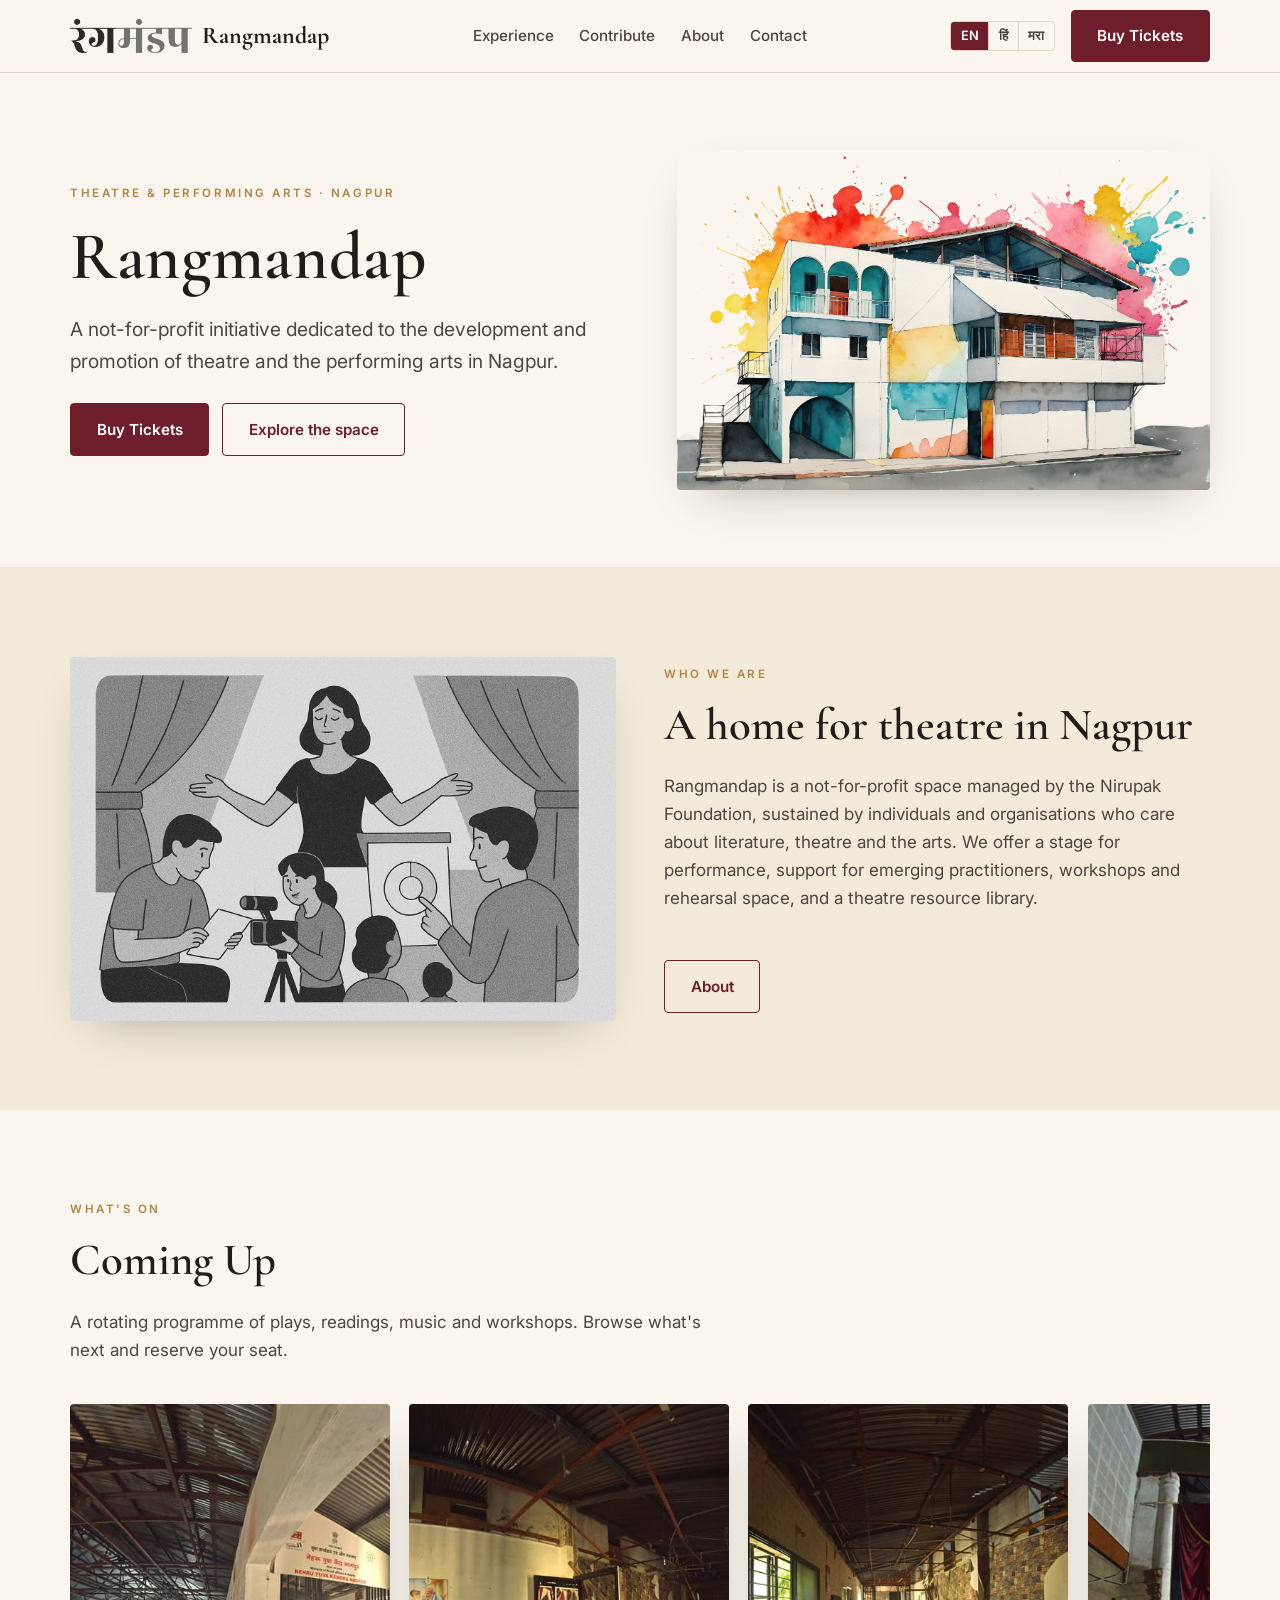
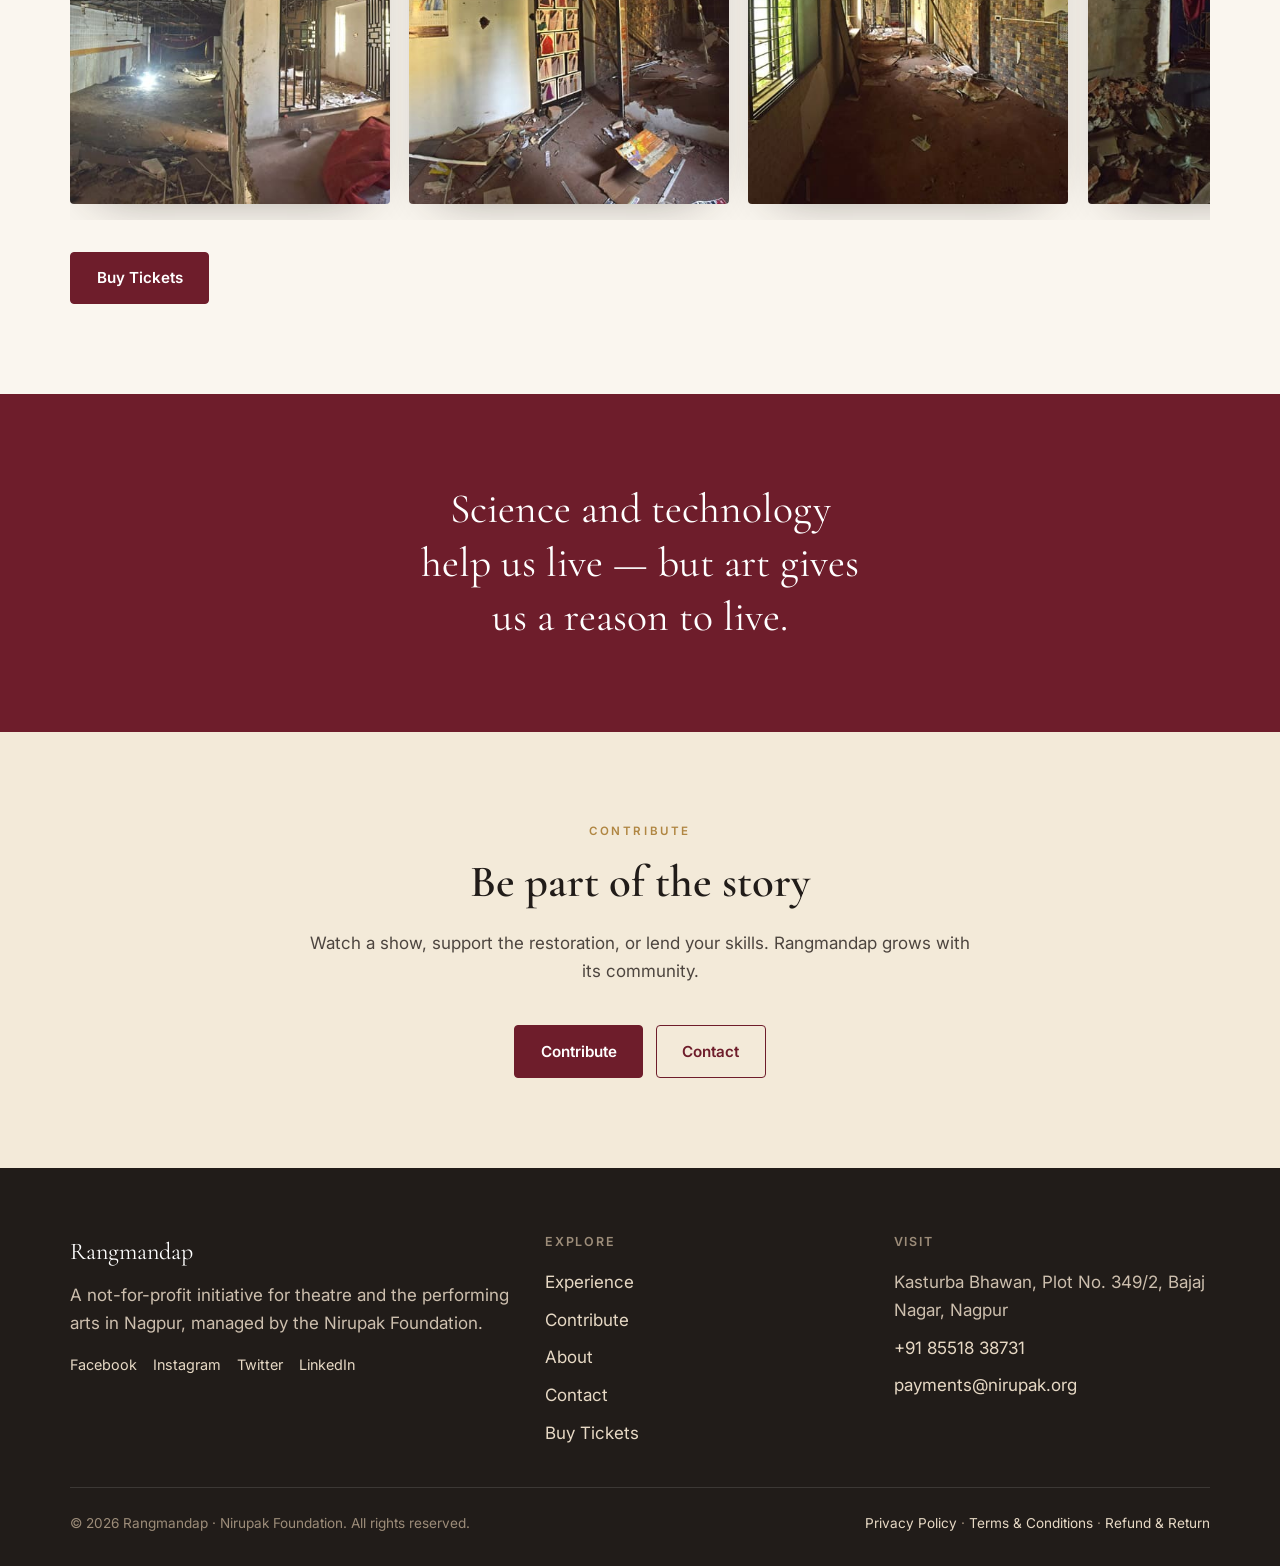
<file: site/index.html>
<!DOCTYPE html>
<html lang="en">
<head>
  <meta charset="UTF-8">
  <meta name="viewport" content="width=device-width, initial-scale=1.0">
  <title>Rangmandap — Theatre &amp; Performing Arts, Nagpur</title>
  <meta name="description" content="Rangmandap is a not-for-profit theatre and performing-arts space in Nagpur, managed by the Nirupak Foundation.">
  <link rel="icon" href="assets/images/events/gray-logo-removebg.png">
  <link rel="preconnect" href="https://fonts.googleapis.com">
  <link rel="preconnect" href="https://fonts.gstatic.com" crossorigin>
  <link href="https://fonts.googleapis.com/css2?family=Cormorant+Garamond:wght@500;600;700&family=Inter:wght@400;500;600&family=Mukta:wght@400;500;600;700&display=swap" rel="stylesheet">
  <link rel="stylesheet" href="assets/css/style.css">
</head>
<body data-page="home">
  <div id="site-header"></div>

  <main>
    <!-- Hero -->
    <section class="hero">
      <div class="container hero-grid">
        <div class="hero-copy">
          <p class="eyebrow" data-i18n="home.hero.eyebrow"></p>
          <h1 data-i18n="home.hero.title"></h1>
          <p class="lead" data-i18n="home.hero.lead"></p>
          <div class="hero-cta">
            <a class="btn" href="https://rangmandap.com" target="_blank" rel="noopener" data-i18n="cta.tickets"></a>
            <a class="btn btn--ghost" href="experience.html" data-i18n="home.hero.cta2"></a>
          </div>
        </div>
        <div class="hero-media">
          <img src="assets/images/events/home-image-one.png" alt="Rangmandap theatre space" loading="eager">
        </div>
      </div>
    </section>

    <!-- Intro -->
    <section class="section section--alt">
      <div class="container split">
        <div class="split-media">
          <img src="assets/images/events/about-theater.png" alt="Inside the theatre" loading="lazy">
        </div>
        <div>
          <p class="eyebrow" data-i18n="home.intro.eyebrow"></p>
          <h2 data-i18n="home.intro.title"></h2>
          <p data-i18n="home.intro.body"></p>
          <a class="btn btn--ghost mt-2" href="about.html" data-i18n="nav.about"></a>
        </div>
      </div>
    </section>

    <!-- Coming Up -->
    <section class="section">
      <div class="container">
        <div class="section-head">
          <p class="eyebrow" data-i18n="home.coming.eyebrow"></p>
          <h2 data-i18n="home.coming.title"></h2>
          <p data-i18n="home.coming.body"></p>
        </div>
        <div class="carousel">
          <div class="carousel-track" id="comingTrack"></div>
        </div>
        <div class="mt-2">
          <a class="btn" href="https://rangmandap.com" target="_blank" rel="noopener" data-i18n="cta.tickets"></a>
        </div>
      </div>
    </section>

    <!-- Philosophy quote -->
    <section class="quote-band">
      <div class="container">
        <blockquote data-i18n="home.quote"></blockquote>
      </div>
    </section>

    <!-- CTA -->
    <section class="section section--alt cta-band">
      <div class="container">
        <div class="section-head center">
          <p class="eyebrow" data-i18n="contr.hero.eyebrow"></p>
          <h2 data-i18n="home.cta.title"></h2>
          <p data-i18n="home.cta.body"></p>
        </div>
        <div class="hero-cta" style="justify-content:center">
          <a class="btn" href="contribute.html" data-i18n="cta.contribute"></a>
          <a class="btn btn--ghost" href="contact.html" data-i18n="nav.contact"></a>
        </div>
      </div>
    </section>
  </main>

  <div id="site-footer"></div>

  <script src="assets/js/i18n.js"></script>
  <script src="assets/js/main.js"></script>
  <script>
    // Build the Coming Up carousel from the available images
    (function () {
      const track = document.getElementById("comingTrack");
      if (!track) return;
      let html = "";
      for (let i = 1; i <= 12; i++) {
        html += `<div class="carousel-item"><img src="assets/images/coming-up/image-${i}.jpg" alt="Upcoming event ${i}" loading="lazy"></div>`;
      }
      track.innerHTML = html;
    })();
  </script>
</body>
</html>
</file>
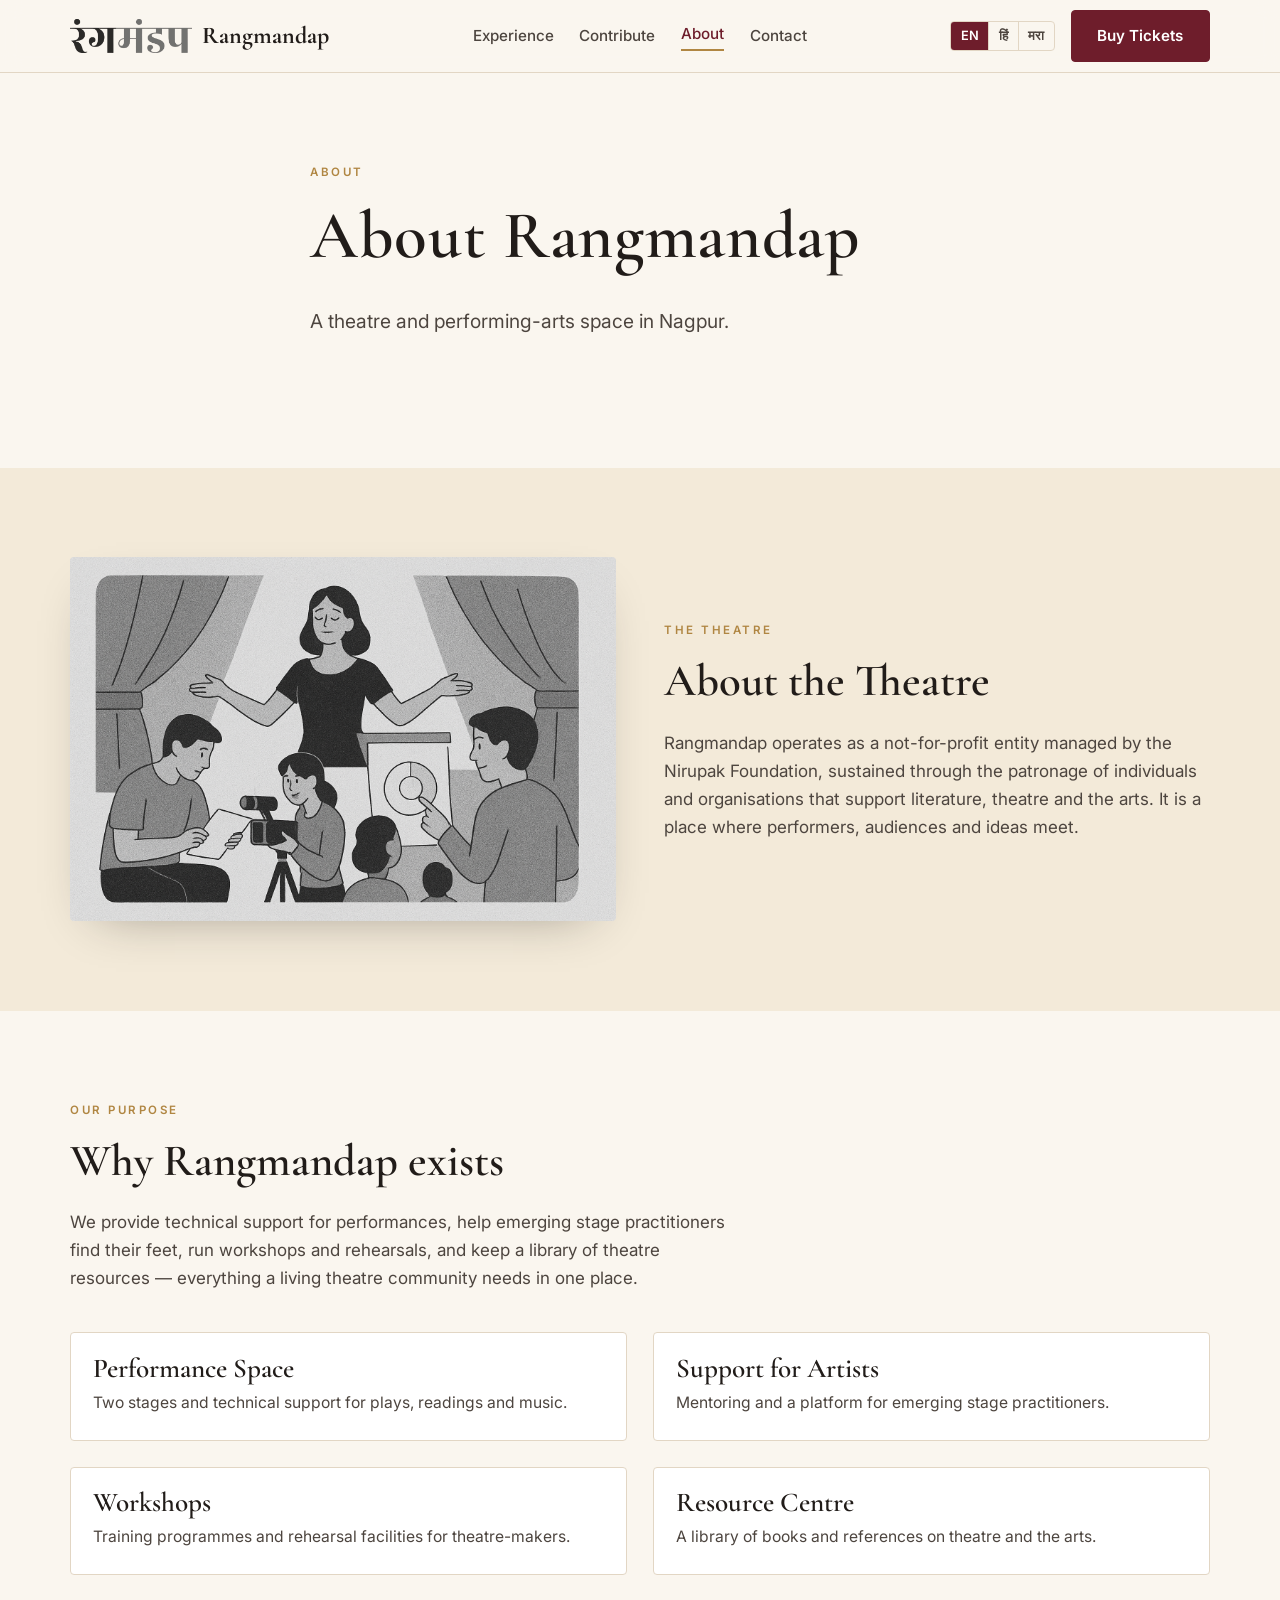
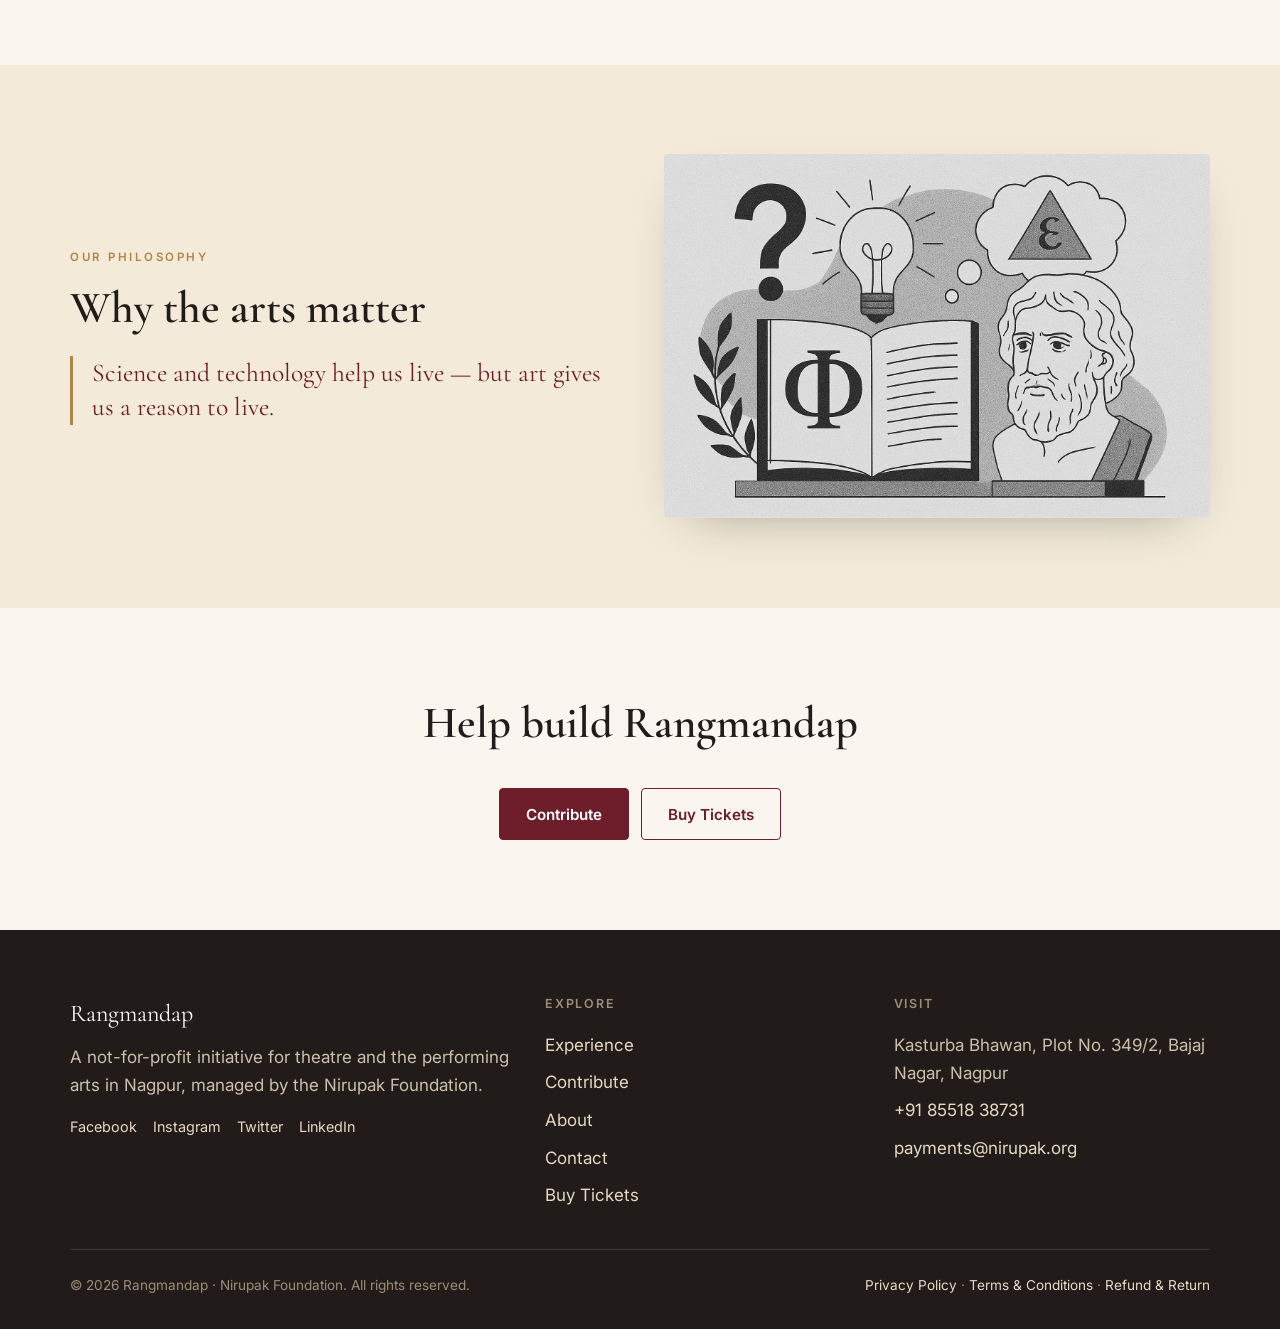
<file: site/about.html>
<!DOCTYPE html>
<html lang="en">
<head>
  <meta charset="UTF-8">
  <meta name="viewport" content="width=device-width, initial-scale=1.0">
  <title>About — Rangmandap</title>
  <meta name="description" content="About Rangmandap, a not-for-profit theatre and performing-arts space in Nagpur run by the Nirupak Foundation.">
  <link rel="icon" href="assets/images/events/gray-logo-removebg.png">
  <link rel="preconnect" href="https://fonts.googleapis.com">
  <link rel="preconnect" href="https://fonts.gstatic.com" crossorigin>
  <link href="https://fonts.googleapis.com/css2?family=Cormorant+Garamond:wght@500;600;700&family=Inter:wght@400;500;600&family=Mukta:wght@400;500;600;700&display=swap" rel="stylesheet">
  <link rel="stylesheet" href="assets/css/style.css">
</head>
<body data-page="about">
  <div id="site-header"></div>

  <main>
    <section class="section">
      <div class="container section-head">
        <p class="eyebrow" data-i18n="about.hero.eyebrow"></p>
        <h1 data-i18n="about.hero.title"></h1>
        <p class="lead" data-i18n="about.hero.lead"></p>
      </div>
    </section>

    <!-- About the theatre -->
    <section class="section section--alt">
      <div class="container split">
        <div class="split-media">
          <img src="assets/images/events/about-theater.png" alt="The theatre" loading="lazy">
        </div>
        <div>
          <p class="eyebrow" data-i18n="about.theatre.eyebrow"></p>
          <h2 data-i18n="about.theatre.title"></h2>
          <p data-i18n="about.theatre.body"></p>
        </div>
      </div>
    </section>

    <!-- Purpose + pillars -->
    <section class="section">
      <div class="container">
        <div class="section-head">
          <p class="eyebrow" data-i18n="about.purpose.eyebrow"></p>
          <h2 data-i18n="about.purpose.title"></h2>
          <p data-i18n="about.purpose.body"></p>
        </div>
        <div class="grid cols-2">
          <div class="card"><div class="card-body"><h3 data-i18n="about.p1.name"></h3><p data-i18n="about.p1.body"></p></div></div>
          <div class="card"><div class="card-body"><h3 data-i18n="about.p2.name"></h3><p data-i18n="about.p2.body"></p></div></div>
          <div class="card"><div class="card-body"><h3 data-i18n="about.p3.name"></h3><p data-i18n="about.p3.body"></p></div></div>
          <div class="card"><div class="card-body"><h3 data-i18n="about.p4.name"></h3><p data-i18n="about.p4.body"></p></div></div>
        </div>
      </div>
    </section>

    <!-- Philosophy -->
    <section class="section section--alt">
      <div class="container split reverse">
        <div class="split-media">
          <img src="assets/images/events/philosophy.png" alt="Our philosophy" loading="lazy">
        </div>
        <div>
          <p class="eyebrow" data-i18n="about.phil.eyebrow"></p>
          <h2 data-i18n="about.phil.title"></h2>
          <blockquote style="font-family:var(--font-display);font-size:1.6rem;line-height:1.35;color:var(--maroon);border-left:3px solid var(--gold);margin:0;padding-left:1.2rem" data-i18n="about.phil.quote"></blockquote>
        </div>
      </div>
    </section>

    <!-- CTA -->
    <section class="section cta-band">
      <div class="container">
        <div class="section-head center">
          <h2 data-i18n="about.cta.title"></h2>
        </div>
        <div class="hero-cta" style="justify-content:center">
          <a class="btn" href="contribute.html" data-i18n="cta.contribute"></a>
          <a class="btn btn--ghost" href="https://rangmandap.com" target="_blank" rel="noopener" data-i18n="cta.tickets"></a>
        </div>
      </div>
    </section>
  </main>

  <div id="site-footer"></div>
  <script src="assets/js/i18n.js"></script>
  <script src="assets/js/main.js"></script>
</body>
</html>
</file>
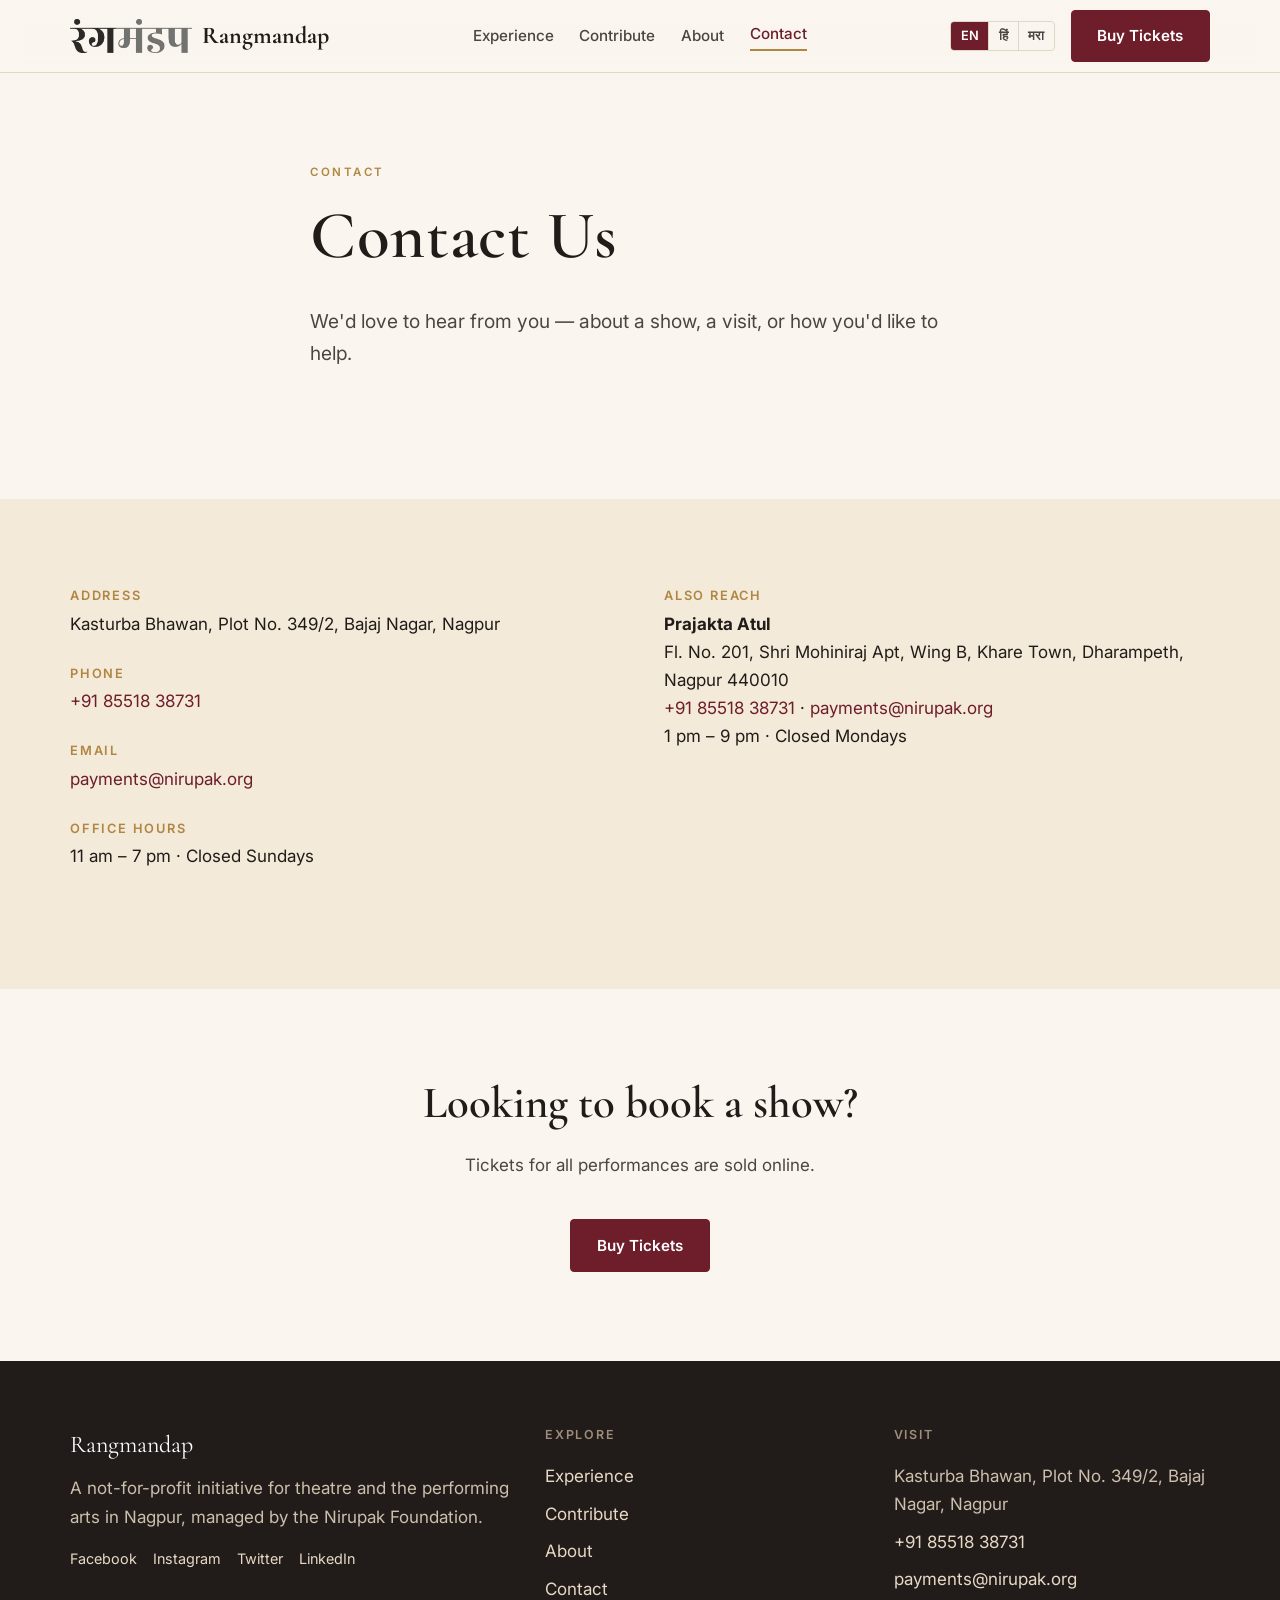
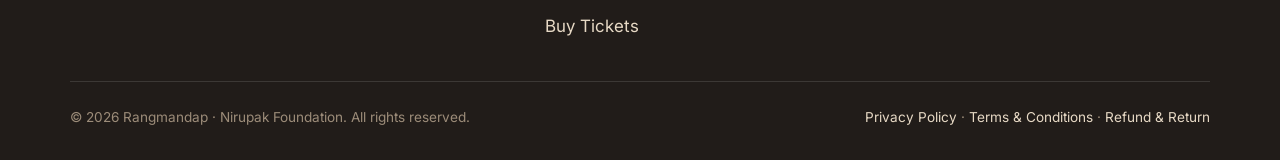
<file: site/contact.html>
<!DOCTYPE html>
<html lang="en">
<head>
  <meta charset="UTF-8">
  <meta name="viewport" content="width=device-width, initial-scale=1.0">
  <title>Contact — Rangmandap</title>
  <meta name="description" content="Contact Rangmandap, Bajaj Nagar, Nagpur. Phone, email and office hours.">
  <link rel="icon" href="assets/images/events/gray-logo-removebg.png">
  <link rel="preconnect" href="https://fonts.googleapis.com">
  <link rel="preconnect" href="https://fonts.gstatic.com" crossorigin>
  <link href="https://fonts.googleapis.com/css2?family=Cormorant+Garamond:wght@500;600;700&family=Inter:wght@400;500;600&family=Mukta:wght@400;500;600;700&display=swap" rel="stylesheet">
  <link rel="stylesheet" href="assets/css/style.css">
</head>
<body data-page="contact">
  <div id="site-header"></div>

  <main>
    <section class="section">
      <div class="container section-head">
        <p class="eyebrow" data-i18n="contact.hero.eyebrow"></p>
        <h1 data-i18n="contact.hero.title"></h1>
        <p class="lead" data-i18n="contact.hero.lead"></p>
      </div>
    </section>

    <section class="section section--alt">
      <div class="container contact-grid">
        <div>
          <div class="info-block">
            <h3 data-i18n="contact.addr.label"></h3>
            <p data-i18n="contact.addr.body"></p>
          </div>
          <div class="info-block">
            <h3 data-i18n="contact.phone.label"></h3>
            <p><a href="tel:+918551838731">+91 85518 38731</a></p>
          </div>
          <div class="info-block">
            <h3 data-i18n="contact.email.label"></h3>
            <p><a href="mailto:payments@nirupak.org">payments@nirupak.org</a></p>
          </div>
          <div class="info-block">
            <h3 data-i18n="contact.hours.label"></h3>
            <p data-i18n="contact.hours.body"></p>
          </div>
        </div>
        <div>
          <div class="info-block">
            <h3 data-i18n="contact.person.label"></h3>
            <p><strong data-i18n="contact.person.name"></strong></p>
            <p data-i18n="contact.person.body"></p>
            <p><a href="tel:+918551838731">+91 85518 38731</a> · <a href="mailto:payments@nirupak.org">payments@nirupak.org</a></p>
            <p data-i18n="contact.person.hours"></p>
          </div>
        </div>
      </div>
    </section>

    <section class="section cta-band">
      <div class="container">
        <div class="section-head center">
          <h2 data-i18n="contact.tickets.title"></h2>
          <p data-i18n="contact.tickets.body"></p>
        </div>
        <div class="hero-cta" style="justify-content:center">
          <a class="btn" href="https://rangmandap.com" target="_blank" rel="noopener" data-i18n="cta.tickets"></a>
        </div>
      </div>
    </section>
  </main>

  <div id="site-footer"></div>
  <script src="assets/js/i18n.js"></script>
  <script src="assets/js/main.js"></script>
</body>
</html>
</file>
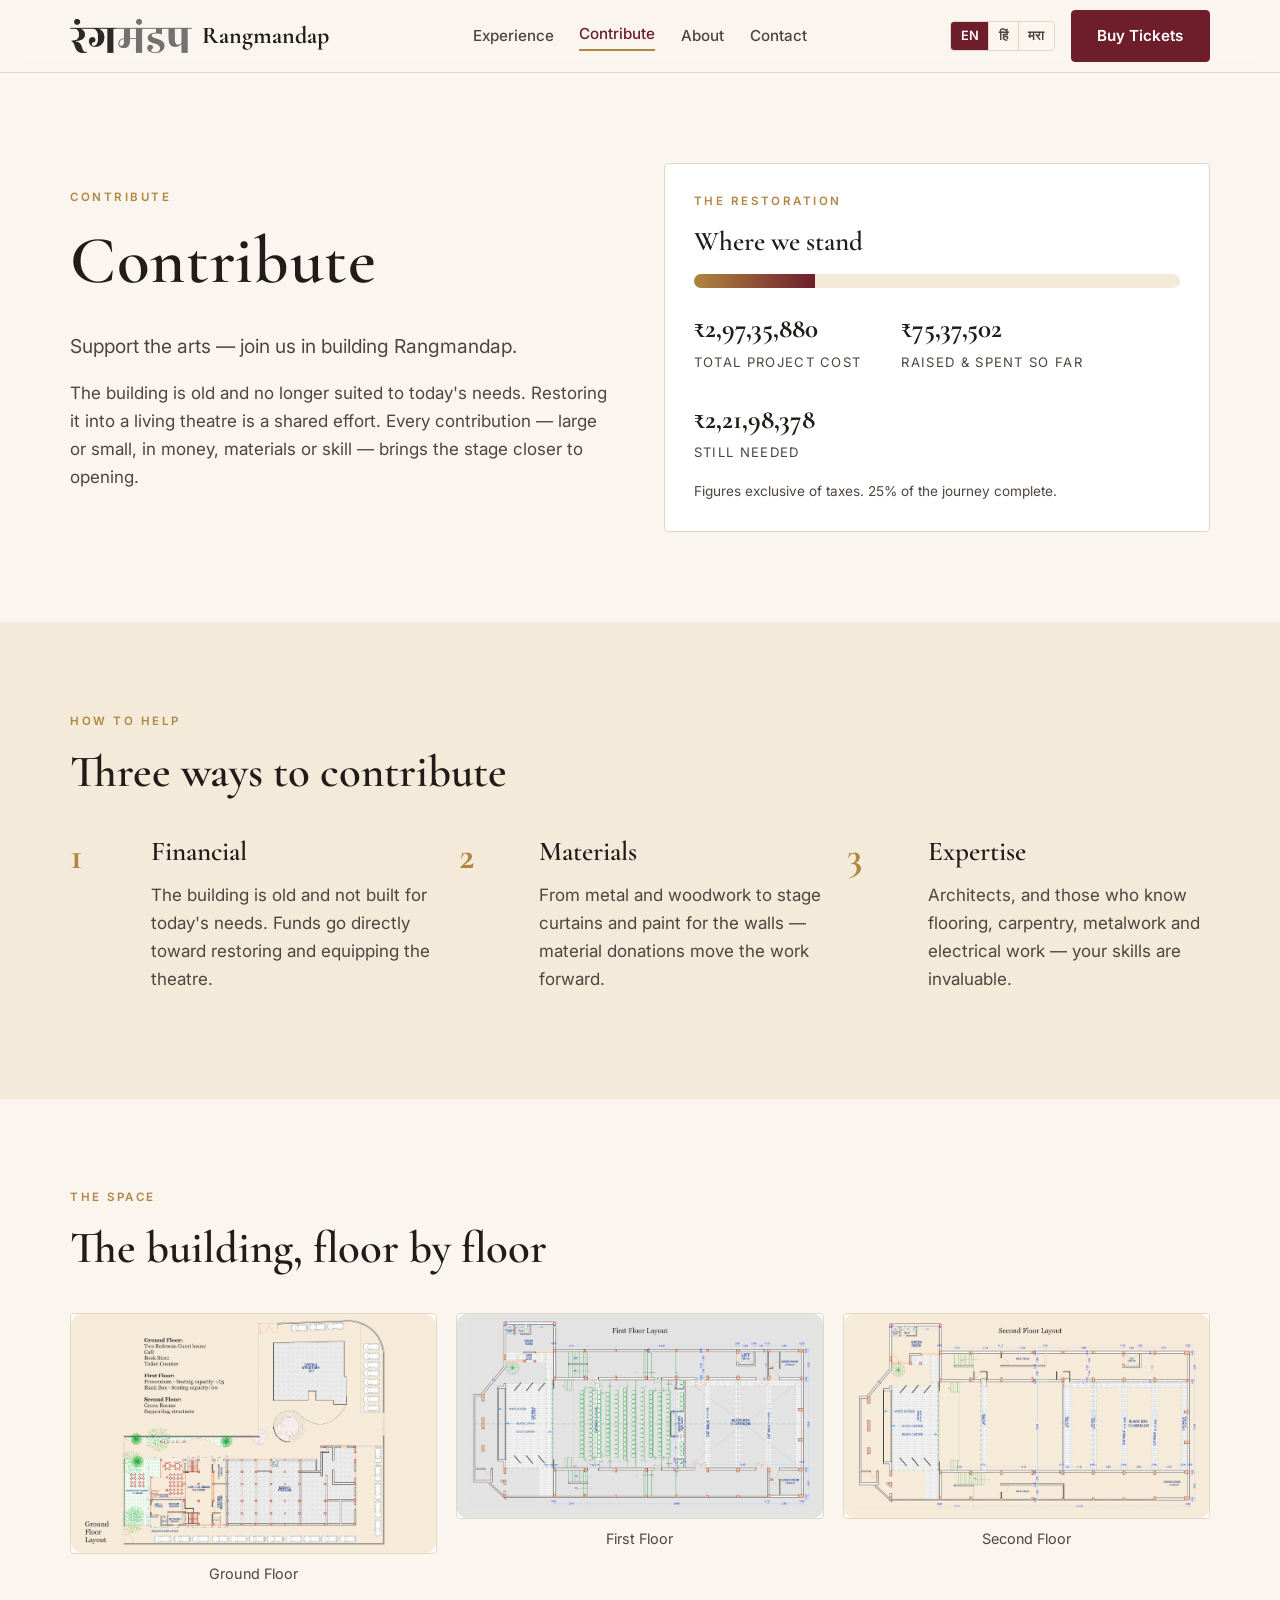
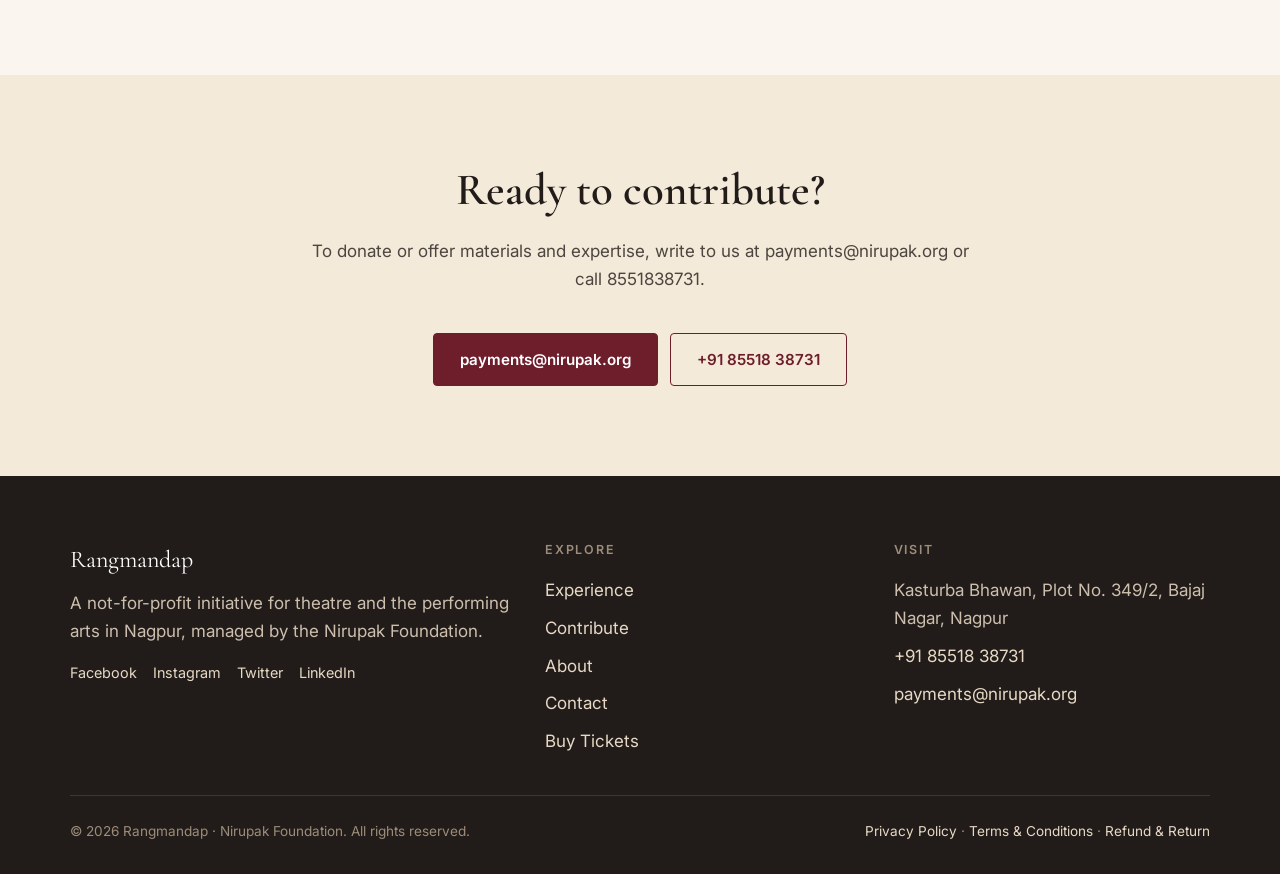
<file: site/contribute.html>
<!DOCTYPE html>
<html lang="en">
<head>
  <meta charset="UTF-8">
  <meta name="viewport" content="width=device-width, initial-scale=1.0">
  <title>Contribute — Rangmandap</title>
  <meta name="description" content="Support the restoration of Rangmandap with funds, materials or expertise.">
  <link rel="icon" href="assets/images/events/gray-logo-removebg.png">
  <link rel="preconnect" href="https://fonts.googleapis.com">
  <link rel="preconnect" href="https://fonts.gstatic.com" crossorigin>
  <link href="https://fonts.googleapis.com/css2?family=Cormorant+Garamond:wght@500;600;700&family=Inter:wght@400;500;600&family=Mukta:wght@400;500;600;700&display=swap" rel="stylesheet">
  <link rel="stylesheet" href="assets/css/style.css">
</head>
<body data-page="contribute">
  <div id="site-header"></div>

  <main>
    <section class="section">
      <div class="container split">
        <div>
          <p class="eyebrow" data-i18n="contr.hero.eyebrow"></p>
          <h1 data-i18n="contr.hero.title"></h1>
          <p class="lead" data-i18n="contr.hero.lead"></p>
          <p data-i18n="contr.intro.body"></p>
        </div>
        <div class="progress-wrap">
          <p class="eyebrow" data-i18n="contr.prog.eyebrow"></p>
          <h3 data-i18n="contr.prog.title"></h3>
          <div class="progress-bar"><span style="width:25%"></span></div>
          <div class="figures">
            <div class="figure"><div class="amt" data-i18n="contr.prog.total.amt"></div><div class="cap" data-i18n="contr.prog.total.cap"></div></div>
            <div class="figure"><div class="amt" data-i18n="contr.prog.spent.amt"></div><div class="cap" data-i18n="contr.prog.spent.cap"></div></div>
            <div class="figure"><div class="amt" data-i18n="contr.prog.need.amt"></div><div class="cap" data-i18n="contr.prog.need.cap"></div></div>
          </div>
          <p style="font-size:.85rem;margin-top:1rem;margin-bottom:0" data-i18n="contr.prog.note"></p>
        </div>
      </div>
    </section>

    <!-- Three ways -->
    <section class="section section--alt">
      <div class="container">
        <div class="section-head">
          <p class="eyebrow" data-i18n="contr.ways.eyebrow"></p>
          <h2 data-i18n="contr.ways.title"></h2>
        </div>
        <div class="grid cols-3 ways">
          <div class="way"><div class="n">1</div><div><h3 data-i18n="contr.way1.name"></h3><p data-i18n="contr.way1.body"></p></div></div>
          <div class="way"><div class="n">2</div><div><h3 data-i18n="contr.way2.name"></h3><p data-i18n="contr.way2.body"></p></div></div>
          <div class="way"><div class="n">3</div><div><h3 data-i18n="contr.way3.name"></h3><p data-i18n="contr.way3.body"></p></div></div>
        </div>
      </div>
    </section>

    <!-- Floor plans -->
    <section class="section">
      <div class="container">
        <div class="section-head">
          <p class="eyebrow" data-i18n="contr.plans.eyebrow"></p>
          <h2 data-i18n="contr.plans.title"></h2>
        </div>
        <div class="plans">
          <figure><img src="assets/images/events/Rangmandap_gf.png" alt="Ground floor plan" loading="lazy"><figcaption data-i18n="contr.plans.gf"></figcaption></figure>
          <figure><img src="assets/images/events/Rangmandap_ff.png" alt="First floor plan" loading="lazy"><figcaption data-i18n="contr.plans.ff"></figcaption></figure>
          <figure><img src="assets/images/events/Rangmandap_sf.png" alt="Second floor plan" loading="lazy"><figcaption data-i18n="contr.plans.sf"></figcaption></figure>
        </div>
      </div>
    </section>

    <!-- CTA -->
    <section class="section section--alt cta-band">
      <div class="container">
        <div class="section-head center">
          <h2 data-i18n="contr.cta.title"></h2>
          <p data-i18n="contr.cta.body"></p>
        </div>
        <div class="hero-cta" style="justify-content:center">
          <a class="btn" href="mailto:payments@nirupak.org">payments@nirupak.org</a>
          <a class="btn btn--ghost" href="tel:+918551838731">+91 85518 38731</a>
        </div>
      </div>
    </section>
  </main>

  <div id="site-footer"></div>
  <script src="assets/js/i18n.js"></script>
  <script src="assets/js/main.js"></script>
</body>
</html>
</file>
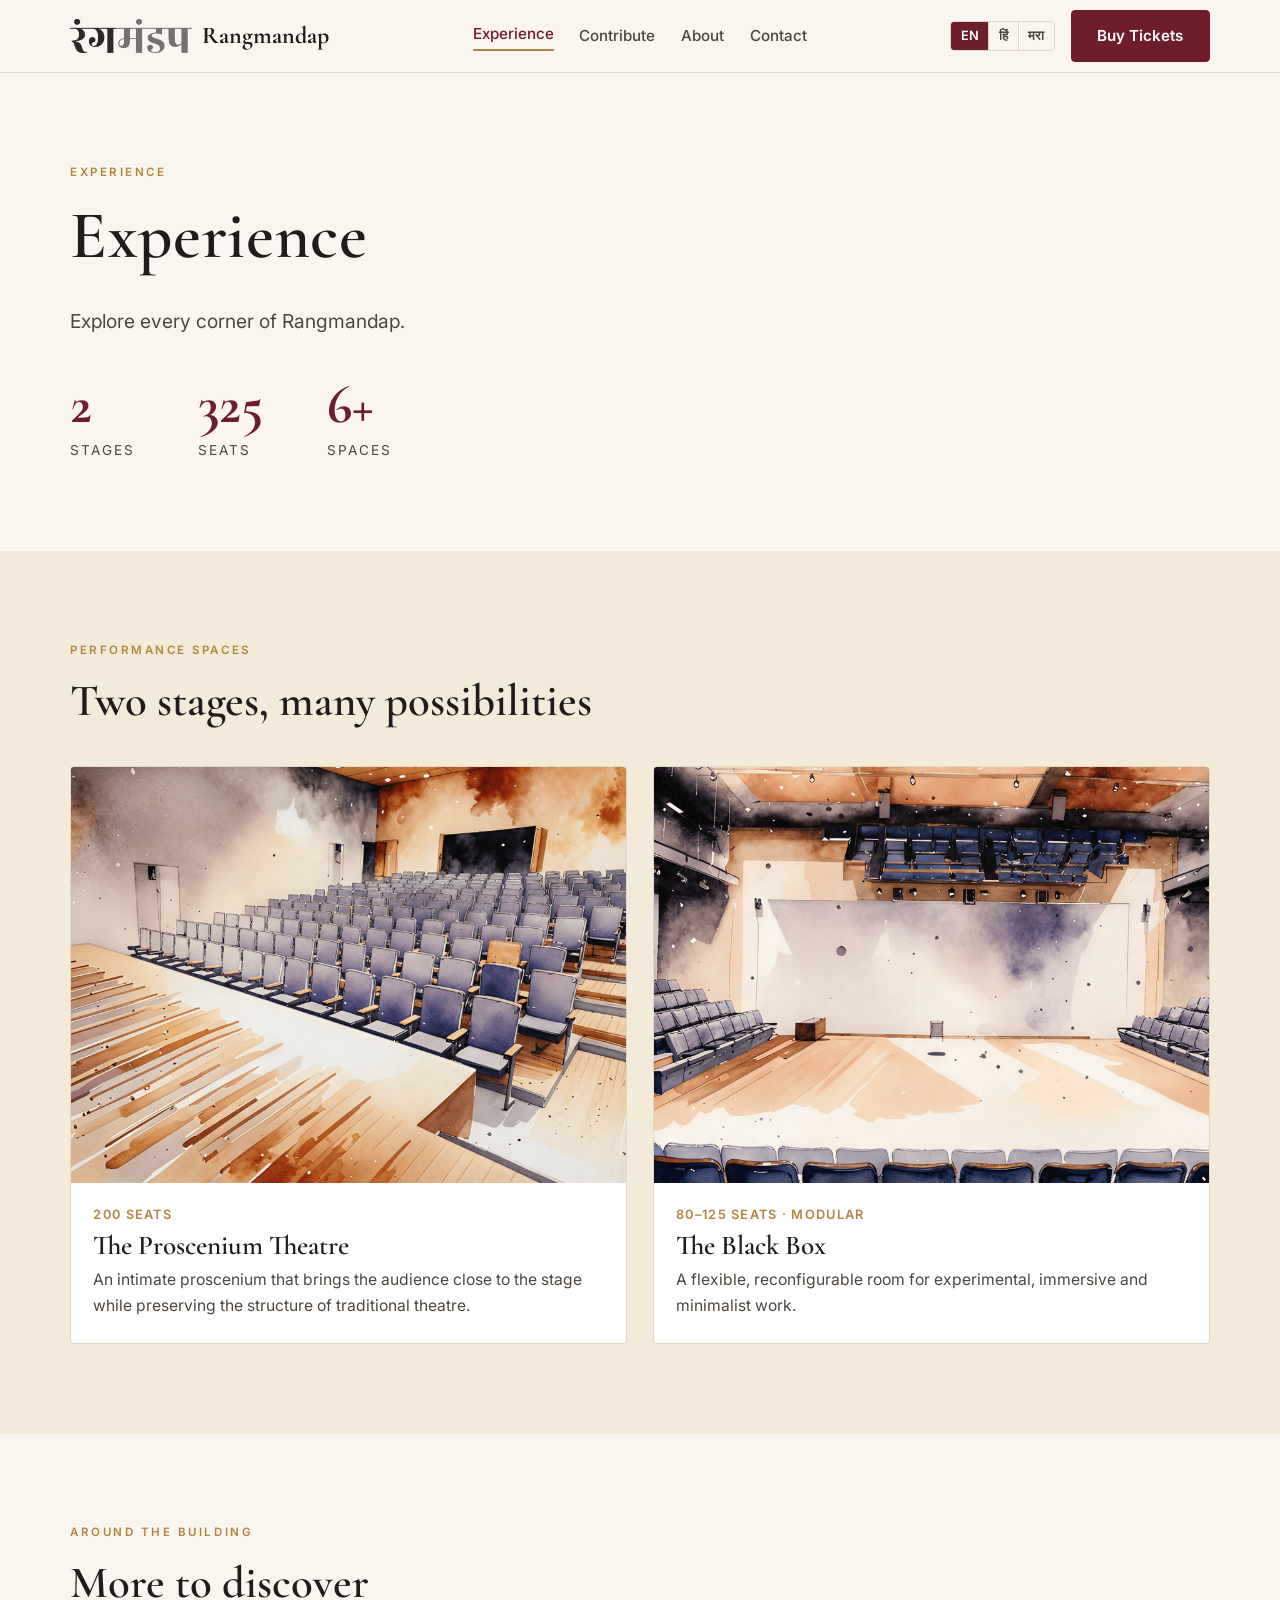
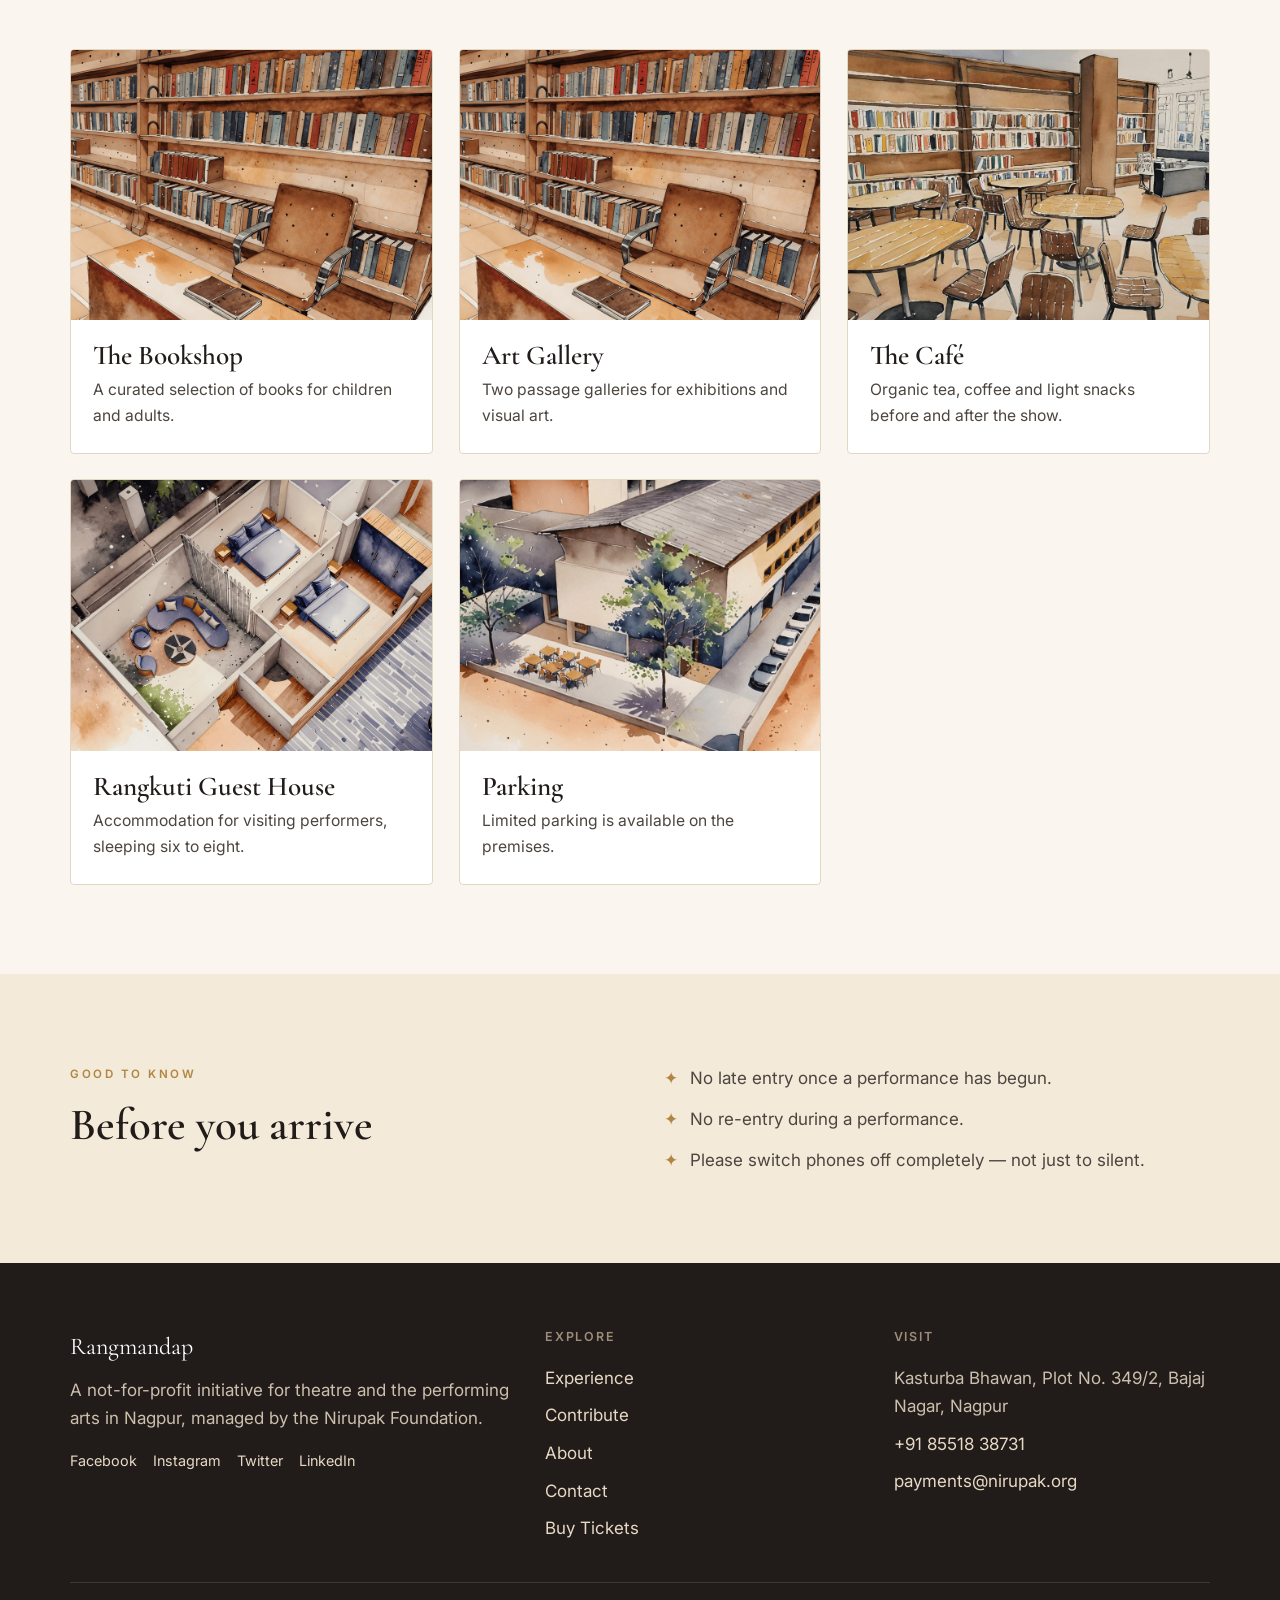
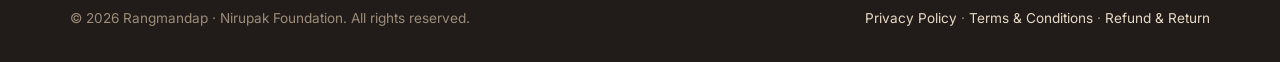
<file: site/experience.html>
<!DOCTYPE html>
<html lang="en">
<head>
  <meta charset="UTF-8">
  <meta name="viewport" content="width=device-width, initial-scale=1.0">
  <title>Experience — Rangmandap</title>
  <meta name="description" content="Explore Rangmandap: two stages, 325 seats, a bookshop, gallery, café and guest house.">
  <link rel="icon" href="assets/images/events/gray-logo-removebg.png">
  <link rel="preconnect" href="https://fonts.googleapis.com">
  <link rel="preconnect" href="https://fonts.gstatic.com" crossorigin>
  <link href="https://fonts.googleapis.com/css2?family=Cormorant+Garamond:wght@500;600;700&family=Inter:wght@400;500;600&family=Mukta:wght@400;500;600;700&display=swap" rel="stylesheet">
  <link rel="stylesheet" href="assets/css/style.css">
</head>
<body data-page="experience">
  <div id="site-header"></div>

  <main>
    <section class="section">
      <div class="container">
        <div class="section-head">
          <p class="eyebrow" data-i18n="exp.hero.eyebrow"></p>
          <h1 data-i18n="exp.hero.title"></h1>
          <p class="lead" data-i18n="exp.hero.lead"></p>
        </div>
        <div class="stats">
          <div class="stat"><div class="num">2</div><div class="label" data-i18n="exp.stat.stages"></div></div>
          <div class="stat"><div class="num">325</div><div class="label" data-i18n="exp.stat.seats"></div></div>
          <div class="stat"><div class="num">6+</div><div class="label" data-i18n="exp.stat.spaces"></div></div>
        </div>
      </div>
    </section>

    <!-- Performance spaces -->
    <section class="section section--alt">
      <div class="container">
        <div class="section-head">
          <p class="eyebrow" data-i18n="exp.venues.eyebrow"></p>
          <h2 data-i18n="exp.venues.title"></h2>
        </div>
        <div class="grid cols-2">
          <div class="card">
            <img src="assets/images/events/theater.png" alt="The Proscenium Theatre" loading="lazy">
            <div class="card-body">
              <div class="meta" data-i18n="exp.prosc.meta"></div>
              <h3 data-i18n="exp.prosc.name"></h3>
              <p data-i18n="exp.prosc.body"></p>
            </div>
          </div>
          <div class="card">
            <img src="assets/images/events/box.png" alt="The Black Box" loading="lazy">
            <div class="card-body">
              <div class="meta" data-i18n="exp.box.meta"></div>
              <h3 data-i18n="exp.box.name"></h3>
              <p data-i18n="exp.box.body"></p>
            </div>
          </div>
        </div>
      </div>
    </section>

    <!-- More spaces -->
    <section class="section">
      <div class="container">
        <div class="section-head">
          <p class="eyebrow" data-i18n="exp.spaces.eyebrow"></p>
          <h2 data-i18n="exp.spaces.title"></h2>
        </div>
        <div class="grid cols-3">
          <div class="card">
            <img src="assets/images/events/bookshop.png" alt="The Bookshop" loading="lazy">
            <div class="card-body"><h3 data-i18n="exp.bookshop.name"></h3><p data-i18n="exp.bookshop.body"></p></div>
          </div>
          <div class="card">
            <img src="assets/images/events/bookshop.png" alt="Art Gallery" loading="lazy">
            <div class="card-body"><h3 data-i18n="exp.gallery.name"></h3><p data-i18n="exp.gallery.body"></p></div>
          </div>
          <div class="card">
            <img src="assets/images/events/cafe.jpeg" alt="The Café" loading="lazy">
            <div class="card-body"><h3 data-i18n="exp.cafe.name"></h3><p data-i18n="exp.cafe.body"></p></div>
          </div>
          <div class="card">
            <img src="assets/images/events/gust-house.jpeg" alt="Rangkuti Guest House" loading="lazy">
            <div class="card-body"><h3 data-i18n="exp.guest.name"></h3><p data-i18n="exp.guest.body"></p></div>
          </div>
          <div class="card">
            <img src="assets/images/events/parking.jpeg" alt="Parking" loading="lazy">
            <div class="card-body"><h3 data-i18n="exp.parking.name"></h3><p data-i18n="exp.parking.body"></p></div>
          </div>
        </div>
      </div>
    </section>

    <!-- House rules -->
    <section class="section section--alt">
      <div class="container split">
        <div>
          <p class="eyebrow" data-i18n="exp.rules.eyebrow"></p>
          <h2 data-i18n="exp.rules.title"></h2>
        </div>
        <ul class="rules">
          <li data-i18n="exp.rules.1"></li>
          <li data-i18n="exp.rules.2"></li>
          <li data-i18n="exp.rules.3"></li>
        </ul>
      </div>
    </section>
  </main>

  <div id="site-footer"></div>
  <script src="assets/js/i18n.js"></script>
  <script src="assets/js/main.js"></script>
</body>
</html>
</file>
<file: site/assets/css/style.css>
/* ==========================================================================
   Rangmandap — trilingual theatre site
   Elegant, light, no framework.
   ========================================================================== */

:root {
  --maroon: #6e1d2b;
  --maroon-dark: #511019;
  --gold: #b08642;
  --ink: #211c19;
  --ink-soft: #4d453f;
  --paper: #faf6ef;
  --paper-warm: #f3ead9;
  --line: #e2d6c4;
  --white: #ffffff;

  --font-display: "Cormorant Garamond", Georgia, "Times New Roman", serif;
  --font-body: "Inter", -apple-system, BlinkMacSystemFont, "Segoe UI", sans-serif;
  --font-deva: "Mukta", "Noto Sans Devanagari", sans-serif;

  --maxw: 1140px;
  --gap: clamp(1.25rem, 4vw, 3rem);
  --radius: 4px;
  --shadow: 0 18px 50px -28px rgba(33, 28, 25, 0.45);
}

/* Devanagari: swap fonts when the document language is Hindi or Marathi */
html[lang="hi"], html[lang="mr"] { --font-display: var(--font-deva); --font-body: var(--font-deva); }

* { box-sizing: border-box; }

html { scroll-behavior: smooth; }

body {
  margin: 0;
  font-family: var(--font-body);
  color: var(--ink);
  background: var(--paper);
  line-height: 1.65;
  font-size: 1.0625rem;
  -webkit-font-smoothing: antialiased;
  text-rendering: optimizeLegibility;
}

img { max-width: 100%; display: block; }

a { color: var(--maroon); text-decoration: none; transition: color .2s; }
a:hover { color: var(--maroon-dark); }

h1, h2, h3 { font-family: var(--font-display); font-weight: 600; line-height: 1.12; color: var(--ink); margin: 0 0 .5em; }
h1 { font-size: clamp(2.4rem, 6vw, 4.2rem); letter-spacing: .01em; }
h2 { font-size: clamp(1.8rem, 4vw, 2.8rem); }
h3 { font-size: clamp(1.3rem, 2.4vw, 1.7rem); }
html[lang="hi"] h1, html[lang="mr"] h1,
html[lang="hi"] h2, html[lang="mr"] h2 { font-weight: 700; line-height: 1.25; }

p { margin: 0 0 1rem; color: var(--ink-soft); }

.container { width: min(100% - 2.5rem, var(--maxw)); margin-inline: auto; }

.eyebrow {
  font-family: var(--font-body);
  text-transform: uppercase;
  letter-spacing: .22em;
  font-size: .72rem;
  font-weight: 600;
  color: var(--gold);
  margin: 0 0 1rem;
}
html[lang="hi"] .eyebrow, html[lang="mr"] .eyebrow { letter-spacing: .08em; }

.lead { font-size: 1.2rem; color: var(--ink-soft); max-width: 60ch; }

/* ---------- buttons ---------- */
.btn {
  display: inline-flex; align-items: center; gap: .5rem;
  font-family: var(--font-body);
  font-weight: 600; font-size: .95rem;
  padding: .8rem 1.6rem;
  border-radius: var(--radius);
  border: 1px solid var(--maroon);
  background: var(--maroon); color: var(--white);
  cursor: pointer; transition: all .2s;
}
.btn:hover { background: var(--maroon-dark); color: var(--white); transform: translateY(-1px); }
.btn--ghost { background: transparent; color: var(--maroon); }
.btn--ghost:hover { background: var(--maroon); color: var(--white); }

/* ---------- header ---------- */
.site-header {
  position: sticky; top: 0; z-index: 50;
  background: rgba(250, 246, 239, 0.88);
  backdrop-filter: blur(10px);
  border-bottom: 1px solid var(--line);
}
.site-header .container { display: flex; align-items: center; justify-content: space-between; gap: 1rem; min-height: 72px; }
.brand { display: flex; align-items: center; gap: .65rem; font-family: var(--font-display); font-size: 1.5rem; font-weight: 700; color: var(--ink); }
.brand img { height: 34px; width: auto; }

.nav { display: flex; align-items: center; gap: 1.6rem; }
.nav a { font-family: var(--font-body); font-size: .95rem; font-weight: 500; color: var(--ink-soft); }
.nav a:hover, .nav a.active { color: var(--maroon); }
.nav a.active { border-bottom: 2px solid var(--gold); padding-bottom: 2px; }
.nav-tickets { display: none; } /* shown only inside the mobile dropdown */
/* keep white button text — `.nav a` would otherwise override `.btn`'s colour */
.nav a.nav-tickets,
.nav a.nav-tickets:hover { color: var(--white); border-bottom: 0; }

.header-actions { display: flex; align-items: center; gap: 1rem; }

/* language switcher */
.lang { display: inline-flex; border: 1px solid var(--line); border-radius: var(--radius); overflow: hidden; }
.lang button {
  font-family: var(--font-body); font-size: .8rem; font-weight: 600;
  padding: .35rem .6rem; border: 0; background: transparent; color: var(--ink-soft); cursor: pointer;
  border-right: 1px solid var(--line);
}
.lang button:last-child { border-right: 0; }
.lang button.active { background: var(--maroon); color: var(--white); }

/* mobile menu toggle */
.menu-toggle { display: none; background: none; border: 0; cursor: pointer; padding: .4rem; }
.menu-toggle span { display: block; width: 24px; height: 2px; background: var(--ink); margin: 5px 0; transition: .25s; }

/* ---------- hero ---------- */
.hero { position: relative; }
.hero-grid { display: grid; grid-template-columns: 1.05fr 1fr; gap: var(--gap); align-items: center; padding: clamp(2.5rem, 6vw, 5rem) 0; }
.hero-copy h1 { margin-bottom: .3em; }
.hero-media img { width: 100%; height: 100%; max-height: 520px; object-fit: cover; border-radius: var(--radius); box-shadow: var(--shadow); }
.hero-cta { display: flex; flex-wrap: wrap; gap: .8rem; margin-top: 1.6rem; }

/* ---------- sections ---------- */
.section { padding: clamp(3rem, 7vw, 6rem) 0; }
.section--alt { background: var(--paper-warm); }
.section-head { max-width: 60ch; margin-bottom: 2.5rem; }
.section-head.center { margin-inline: auto; text-align: center; }

/* stats */
.stats { display: flex; flex-wrap: wrap; gap: clamp(1.5rem, 5vw, 4rem); }
.stat .num { font-family: var(--font-display); font-size: clamp(2.4rem, 5vw, 3.4rem); font-weight: 700; color: var(--maroon); line-height: 1; }
.stat .label { font-size: .85rem; text-transform: uppercase; letter-spacing: .14em; color: var(--ink-soft); margin-top: .4rem; }
html[lang="hi"] .stat .label, html[lang="mr"] .stat .label { letter-spacing: .04em; text-transform: none; }

/* card grid */
.grid { display: grid; gap: 1.6rem; }
.grid.cols-2 { grid-template-columns: repeat(2, 1fr); }
.grid.cols-3 { grid-template-columns: repeat(3, 1fr); }

.card { background: var(--white); border: 1px solid var(--line); border-radius: var(--radius); overflow: hidden; display: flex; flex-direction: column; transition: transform .2s, box-shadow .2s; }
.card:hover { transform: translateY(-3px); box-shadow: var(--shadow); }
.card img { width: 100%; aspect-ratio: 4 / 3; object-fit: cover; }
.card-body { padding: 1.3rem 1.4rem 1.5rem; }
.card-body h3 { margin-bottom: .35rem; }
.card-body p { margin: 0; font-size: .98rem; }
.card .meta { font-size: .8rem; color: var(--gold); font-weight: 600; text-transform: uppercase; letter-spacing: .1em; margin-bottom: .4rem; }
html[lang="hi"] .card .meta, html[lang="mr"] .card .meta { letter-spacing: .03em; text-transform: none; }

/* split feature (image + text) */
.split { display: grid; grid-template-columns: 1fr 1fr; gap: var(--gap); align-items: center; }
.split.reverse .split-media { order: 2; }
.split-media img { border-radius: var(--radius); box-shadow: var(--shadow); width: 100%; object-fit: cover; }

/* quote / philosophy band */
.quote-band { background: var(--maroon); color: var(--paper-warm); text-align: center; }
.quote-band .container { padding-block: clamp(3rem, 7vw, 5.5rem); }
.quote-band blockquote { font-family: var(--font-display); font-size: clamp(1.6rem, 4vw, 2.6rem); line-height: 1.3; max-width: 22ch; margin: 0 auto; color: var(--white); }
html[lang="hi"] .quote-band blockquote, html[lang="mr"] .quote-band blockquote { line-height: 1.5; max-width: 30ch; }

/* coming up carousel */
.carousel { position: relative; }
.carousel-track { display: flex; gap: 1.2rem; overflow-x: auto; scroll-snap-type: x mandatory; padding-bottom: 1rem; scrollbar-width: thin; }
.carousel-track::-webkit-scrollbar { height: 6px; }
.carousel-track::-webkit-scrollbar-thumb { background: var(--line); border-radius: 6px; }
.carousel-item { flex: 0 0 clamp(240px, 70vw, 320px); scroll-snap-align: start; }
.carousel-item img { width: 100%; aspect-ratio: 4 / 5; object-fit: cover; border-radius: var(--radius); box-shadow: var(--shadow); }

/* contribute progress */
.progress-wrap { background: var(--white); border: 1px solid var(--line); border-radius: var(--radius); padding: 1.8rem; }
.progress-bar { height: 14px; background: var(--paper-warm); border-radius: 999px; overflow: hidden; margin: 1rem 0 .6rem; }
.progress-bar > span { display: block; height: 100%; background: linear-gradient(90deg, var(--gold), var(--maroon)); }
.figures { display: flex; flex-wrap: wrap; gap: 1.5rem 2.5rem; margin-top: 1.2rem; }
.figure .amt { font-family: var(--font-display); font-size: 1.7rem; font-weight: 700; color: var(--ink); }
.figure .cap { font-size: .82rem; color: var(--ink-soft); text-transform: uppercase; letter-spacing: .1em; }
html[lang="hi"] .figure .cap, html[lang="mr"] .figure .cap { letter-spacing: .02em; text-transform: none; }

/* ways to contribute */
.ways { counter-reset: way; }
.way { display: flex; gap: 1.2rem; align-items: flex-start; }
.way .n { font-family: var(--font-display); font-size: 2.4rem; font-weight: 700; color: var(--gold); line-height: 1; min-width: 1.6em; }

/* floor plans */
.plans { display: grid; grid-template-columns: repeat(3, 1fr); gap: 1.2rem; }
.plans figure { margin: 0; }
.plans img { border: 1px solid var(--line); border-radius: var(--radius); background: var(--white); }
.plans figcaption { text-align: center; font-size: .9rem; color: var(--ink-soft); margin-top: .5rem; }

/* contact */
.contact-grid { display: grid; grid-template-columns: 1fr 1fr; gap: var(--gap); }
.info-block { margin-bottom: 1.8rem; }
.info-block h3 { font-family: var(--font-body); font-size: .8rem; text-transform: uppercase; letter-spacing: .14em; color: var(--gold); margin-bottom: .4rem; }
html[lang="hi"] .info-block h3, html[lang="mr"] .info-block h3 { letter-spacing: .03em; text-transform: none; }
.info-block p { margin: 0; color: var(--ink); }

/* rules list */
.rules { list-style: none; padding: 0; margin: 0; display: grid; gap: .8rem; }
.rules li { padding-left: 1.6rem; position: relative; color: var(--ink-soft); }
.rules li::before { content: "✦"; position: absolute; left: 0; color: var(--gold); }

/* ---------- footer ---------- */
.site-footer { background: var(--ink); color: #cdbfae; padding: clamp(2.5rem, 6vw, 4rem) 0 2rem; }
.site-footer a { color: #e7d9c5; }
.site-footer a:hover { color: var(--white); }
.footer-top { display: grid; grid-template-columns: 1.4fr 1fr 1fr; gap: 2rem; padding-bottom: 2.5rem; border-bottom: 1px solid rgba(255,255,255,.12); }
.footer-brand { font-family: var(--font-display); font-size: 1.5rem; color: var(--white); margin-bottom: .6rem; }
.footer-col h4 { font-size: .78rem; text-transform: uppercase; letter-spacing: .14em; color: #9c8c79; margin: 0 0 1rem; font-family: var(--font-body); font-weight: 600; }
html[lang="hi"] .footer-col h4, html[lang="mr"] .footer-col h4 { letter-spacing: .03em; text-transform: none; }
.footer-col ul { list-style: none; padding: 0; margin: 0; display: grid; gap: .6rem; }
.socials { display: flex; gap: 1rem; margin-top: 1rem; }
.socials a { font-size: .9rem; }
.footer-bottom { display: flex; flex-wrap: wrap; justify-content: space-between; gap: 1rem; padding-top: 1.5rem; font-size: .85rem; color: #9c8c79; }

/* utilities */
.center { text-align: center; }
.mt-2 { margin-top: 2rem; }
.cta-band { text-align: center; }

/* ---------- responsive ---------- */
@media (max-width: 860px) {
  .nav { position: fixed; inset: 72px 0 auto 0; flex-direction: column; align-items: flex-start;
    background: var(--paper); padding: 1.25rem 1.5rem 2rem; gap: 1rem; border-bottom: 1px solid var(--line);
    transform: translateY(-130%); transition: transform .3s ease; box-shadow: var(--shadow); }
  .nav.open { transform: translateY(0); }
  .nav a.active { border-bottom: 0; color: var(--maroon); }
  .nav-tickets { display: inline-flex; margin-top: .4rem; }
  .menu-toggle { display: block; }

  /* declutter the bar: the logo is already a wordmark */
  .brand span { display: none; }
  .brand img { height: 30px; }
  .header-actions { gap: .6rem; }
  .header-actions > .btn { display: none; } /* tickets moves into the menu */
  .lang button { padding: .32rem .5rem; font-size: .78rem; }
  .hero-grid, .split, .split.reverse, .contact-grid { grid-template-columns: 1fr; }
  .split.reverse .split-media { order: 0; }
  .grid.cols-2, .grid.cols-3 { grid-template-columns: 1fr; }
  .footer-top { grid-template-columns: 1fr; gap: 1.8rem; }
  .plans { grid-template-columns: 1fr; }
  .hero-media { order: -1; }
}
@media (min-width: 561px) and (max-width: 860px) {
  .grid.cols-2, .grid.cols-3 { grid-template-columns: repeat(2, 1fr); }
  .plans { grid-template-columns: repeat(3, 1fr); }
}
</file>
